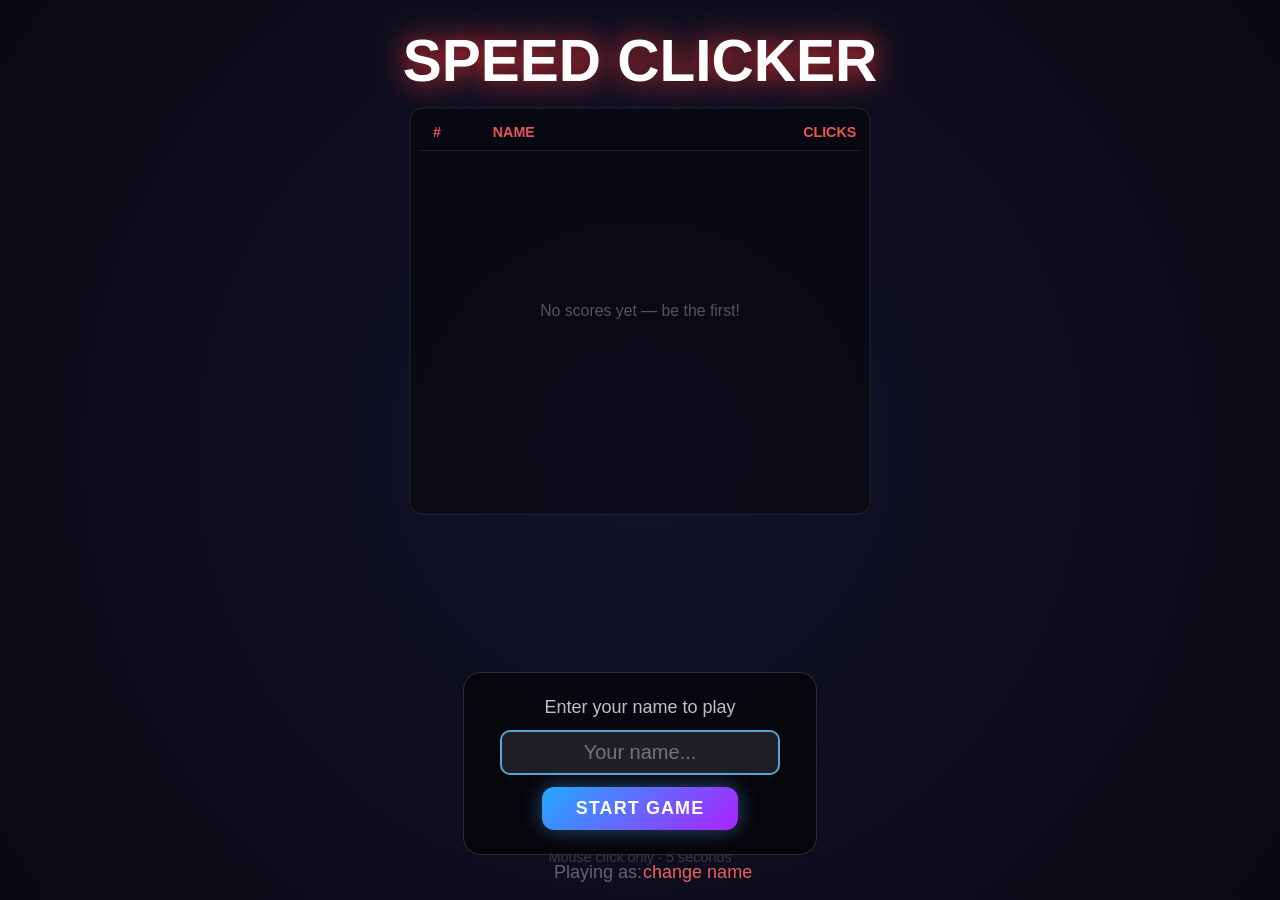
<file: Users/User/קלוד/speed-clicker.html>
<!DOCTYPE html>
<html lang="en">
<head>
<meta charset="UTF-8">
<title>Speed Clicker</title>
<style>
  * { margin: 0; padding: 0; box-sizing: border-box; }
  html, body { width: 100%; height: 100%; overflow: hidden; background: #000; font-family: sans-serif; }
  canvas { display: block; position: absolute; top: 0; left: 0; cursor: pointer; }

  #name-overlay {
    position: absolute; top: 0; left: 0; width: 100%; height: 100%;
    display: flex; align-items: flex-end; justify-content: center;
    padding-bottom: 5vh; pointer-events: none;
  }
  #name-box {
    pointer-events: all;
    display: flex; flex-direction: column; align-items: center; gap: 12px;
    background: rgba(0,0,0,0.6);
    border: 1px solid rgba(255,255,255,0.15);
    border-radius: 18px;
    padding: 24px 36px;
    backdrop-filter: blur(8px);
  }
  #name-box label { color: rgba(255,255,255,0.75); font-size: clamp(13px,2vw,18px); }
  #name-input {
    background: rgba(255,255,255,0.1); border: 2px solid rgba(255,255,255,0.25);
    border-radius: 10px; color: #fff; font-size: clamp(15px,2.2vw,20px);
    padding: 9px 18px; text-align: center; outline: none;
    width: clamp(180px,28vw,280px); transition: border-color 0.2s;
  }
  #name-input:focus { border-color: rgba(100,200,255,0.8); }
  #start-btn {
    background: linear-gradient(135deg,#2af,#a2f); border: none; border-radius: 12px;
    color: #fff; font-size: clamp(14px,1.8vw,18px); font-weight: bold;
    padding: 11px 34px; cursor: pointer; letter-spacing: 0.06em;
    box-shadow: 0 0 20px rgba(100,180,255,0.4); transition: transform 0.1s;
  }
  #start-btn:hover { transform: scale(1.05); }
  #start-btn:active { transform: scale(0.96); }
  #name-box.hidden { display: none; }
</style>
</head>
<body>
<canvas id="game"></canvas>
<div id="name-overlay">
  <div id="name-box">
    <label>Enter your name to play</label>
    <input id="name-input" type="text" maxlength="16" placeholder="Your name..." autocomplete="off" spellcheck="false"/>
    <button id="start-btn">START GAME</button>
  </div>
</div>

<script>
// ── API (crudcrud.com — free, no setup) ────────────────────────────────────
const API = 'https://crudcrud.com/api/e360cff7a164490cb43653bd9fb24ef6/scores';

async function loadScores() {
  try {
    const r = await fetch(API);
    const data = await r.json();
    leaderboard = data.sort((a,b) => b.score - a.score).slice(0,9);
  } catch(e) { console.warn('Load failed', e); }
}

async function saveScore(name, score) {
  try {
    await fetch(API, {
      method: 'POST',
      headers: {'Content-Type':'application/json'},
      body: JSON.stringify({name, score})
    });
    await loadScores();
  } catch(e) { console.warn('Save failed', e); }
}

// ── Canvas ──────────────────────────────────────────────────────────────────
const canvas = document.getElementById('game');
const ctx = canvas.getContext('2d');
let W = window.innerWidth, H = window.innerHeight;
canvas.width = W; canvas.height = H;
window.addEventListener('resize', () => {
  W = window.innerWidth; H = window.innerHeight;
  canvas.width = W; canvas.height = H;
});

// ── Constants ───────────────────────────────────────────────────────────────
const GAME_DURATION = 5;
const btnCX = () => W / 2;
const btnCY = () => H * 0.58;
const btnR  = () => Math.min(W, H) * 0.13;

// ── State ───────────────────────────────────────────────────────────────────
let state = 'menu';
let playerName = '';
let score = 0;
let timeLeft = GAME_DURATION;
let startTime = 0;
let particles = [], ripples = [], floaters = [];
let btnScale = 1, btnScaleTarget = 1;
let shakeX = 0, shakeY = 0;
let bgHue = 240;
let leaderboard = [];
let saving = false;

loadScores();

// ── Name form ───────────────────────────────────────────────────────────────
const nameBox   = document.getElementById('name-box');
const nameInput = document.getElementById('name-input');
const startBtn  = document.getElementById('start-btn');

const showForm = () => { nameBox.classList.remove('hidden'); nameInput.focus(); };
const hideForm = () => nameBox.classList.add('hidden');

startBtn.addEventListener('click', tryStart);
nameInput.addEventListener('keydown', e => { if (e.key === 'Enter') tryStart(); });

function tryStart() {
  const n = nameInput.value.trim();
  if (!n) { nameInput.style.borderColor='rgba(255,80,80,0.8)'; nameInput.focus(); return; }
  nameInput.style.borderColor = '';
  playerName = n;
  localStorage.setItem('speedclicker_name', n);
  hideForm();
  startGame();
}

// ── Particles ───────────────────────────────────────────────────────────────
function spawnParticles(x, y) {
  for (let i = 0; i < 14; i++) {
    const a = Math.random()*Math.PI*2, sp = 3+Math.random()*7;
    particles.push({ x, y, vx:Math.cos(a)*sp, vy:Math.sin(a)*sp,
      life:1, decay:0.025+Math.random()*0.035, r:4+Math.random()*7, hue:180+Math.random()*80 });
  }
}
function spawnRipple(x, y) {
  const r = btnR();
  ripples.push({ x, y, r:r*0.18, maxR:r*0.9+Math.random()*r*0.5, life:1 });
}
function spawnFloater(x, y) {
  floaters.push({ x:x+(Math.random()-0.5)*80, y, vy:-2-Math.random()*1.5,
    life:1, decay:0.022, size:Math.floor(Math.min(W,H)*0.04) });
}

// ── Input ───────────────────────────────────────────────────────────────────
canvas.addEventListener('click', e => {
  const rect = canvas.getBoundingClientRect();
  const mx = (e.clientX-rect.left)*(W/rect.width);
  const my = (e.clientY-rect.top)*(H/rect.height);

  if (state === 'menu') {
    // START button
    const sx=W/2, sy=H*0.875, sw=Math.min(W*0.38,210), sh=Math.max(42,H*0.06);
    if (playerName && Math.abs(mx-sx)<sw/2 && Math.abs(my-sy)<sh/2) {
      startGame(); return;
    }
    // "change name" link at bottom
    const fs2 = Math.max(12, H*0.02);
    const linkX = W/2 + fs2*3.2, linkY = H*0.975;
    if (Math.abs(mx - linkX) < fs2*5 && Math.abs(my - linkY) < fs2) {
      localStorage.removeItem('speedclicker_name');
      nameInput.value = playerName;
      showForm();
    }
    return;
  }

  if (state === 'gameover') {
    const bx=W/2, by=H*0.88, bw=Math.min(W*0.4,220), bh=Math.max(44,H*0.065);
    if (Math.abs(mx-bx)<bw/2 && Math.abs(my-by)<bh/2) startGame();
    return;
  }
  if (state === 'playing') {
    const dx=mx-btnCX(), dy=my-btnCY(), r=btnR();
    if (dx*dx+dy*dy < r*r) {
      score++; btnScaleTarget=0.86;
      spawnParticles(mx,my); spawnRipple(mx,my); spawnFloater(mx,my);
      shakeX=(Math.random()-0.5)*8; shakeY=(Math.random()-0.5)*8;
      bgHue=(bgHue+8)%360;
    }
  }
});

// ── Game control ─────────────────────────────────────────────────────────────
function startGame() {
  score=0; timeLeft=GAME_DURATION; startTime=performance.now();
  particles=[]; ripples=[]; floaters=[];
  btnScale=1; btnScaleTarget=1; bgHue=240; saving=false;
  state='playing';
}

function backToMenu() {
  state='menu'; particles=[]; ripples=[]; floaters=[];
  loadScores();
  // Don't show form again — name is remembered
}

// ── Update ───────────────────────────────────────────────────────────────────
function update() {
  btnScale += (btnScaleTarget-btnScale)*0.25;
  btnScaleTarget += (1-btnScaleTarget)*0.2;
  shakeX*=0.7; shakeY*=0.7;
  for (let i=particles.length-1;i>=0;i--) {
    const p=particles[i]; p.x+=p.vx; p.y+=p.vy; p.vy+=0.18; p.life-=p.decay;
    if(p.life<=0) particles.splice(i,1);
  }
  for (let i=ripples.length-1;i>=0;i--) {
    const r=ripples[i]; r.r+=(r.maxR-r.r)*0.12; r.life-=0.04;
    if(r.life<=0) ripples.splice(i,1);
  }
  for (let i=floaters.length-1;i>=0;i--) {
    const f=floaters[i]; f.y+=f.vy; f.life-=f.decay;
    if(f.life<=0) floaters.splice(i,1);
  }
  if (state==='playing') {
    timeLeft=Math.max(0,GAME_DURATION-(performance.now()-startTime)/1000);
    if (timeLeft===0 && !saving) { saving=true; state='gameover'; saveScore(playerName,score); }
  }
}

// ── Draw helpers ──────────────────────────────────────────────────────────────
function rrect(x,y,w,h,r) {
  ctx.beginPath();
  ctx.moveTo(x+r,y); ctx.lineTo(x+w-r,y); ctx.quadraticCurveTo(x+w,y,x+w,y+r);
  ctx.lineTo(x+w,y+h-r); ctx.quadraticCurveTo(x+w,y+h,x+w-r,y+h);
  ctx.lineTo(x+r,y+h); ctx.quadraticCurveTo(x,y+h,x,y+h-r);
  ctx.lineTo(x,y+r); ctx.quadraticCurveTo(x,y,x+r,y); ctx.closePath();
}

function drawBG() {
  const g=ctx.createRadialGradient(W/2,H/2,0,W/2,H/2,Math.max(W,H)*0.75);
  g.addColorStop(0,`hsl(${bgHue},40%,12%)`); g.addColorStop(1,`hsl(${bgHue},30%,4%)`);
  ctx.fillStyle=g; ctx.fillRect(0,0,W,H);
}

function drawFX() {
  for (const r of ripples) {
    ctx.save(); ctx.globalAlpha=r.life*0.5;
    ctx.beginPath(); ctx.arc(r.x,r.y,r.r,0,Math.PI*2);
    ctx.strokeStyle=`hsl(${bgHue+60},100%,70%)`; ctx.lineWidth=2.5; ctx.stroke(); ctx.restore();
  }
  for (const p of particles) {
    ctx.save(); ctx.globalAlpha=p.life;
    ctx.beginPath(); ctx.arc(p.x,p.y,p.r*p.life,0,Math.PI*2);
    ctx.fillStyle=`hsl(${p.hue},100%,65%)`;
    ctx.shadowBlur=12; ctx.shadowColor=`hsl(${p.hue},100%,65%)`; ctx.fill(); ctx.restore();
  }
  for (const f of floaters) {
    ctx.save(); ctx.globalAlpha=f.life;
    ctx.font=`bold ${f.size}px sans-serif`; ctx.fillStyle='#fff';
    ctx.shadowBlur=10; ctx.shadowColor='#0ff';
    ctx.textAlign='center'; ctx.fillText('+1',f.x,f.y); ctx.restore();
  }
}

function drawTimerBar() {
  const pad=W*0.06, barW=W-pad*2, barH=Math.max(14,H*0.025), bx=pad, by=H*0.04;
  const ratio=timeLeft/GAME_DURATION;
  ctx.fillStyle='rgba(255,255,255,0.08)'; rrect(bx,by,barW,barH,barH/2); ctx.fill();
  const hue=ratio>0.4?140:ratio>0.2?40:0;
  const g=ctx.createLinearGradient(bx,0,bx+barW*ratio,0);
  g.addColorStop(0,`hsl(${hue},100%,55%)`); g.addColorStop(1,`hsl(${hue+40},100%,70%)`);
  ctx.save(); ctx.shadowBlur=18; ctx.shadowColor=`hsl(${hue},100%,60%)`; ctx.fillStyle=g;
  rrect(bx,by,Math.max(barH,barW*ratio),barH,barH/2); ctx.fill(); ctx.restore();
  const fs=Math.max(12,H*0.022);
  ctx.font=`bold ${fs}px sans-serif`; ctx.fillStyle='rgba(255,255,255,0.75)';
  ctx.textAlign='center'; ctx.fillText(`${timeLeft.toFixed(1)}s`,W/2,by+barH*0.75);
}

function drawClickBtn(label) {
  const cx=btnCX(), cy=btnCY(), r=btnR();
  ctx.save(); ctx.translate(cx+shakeX,cy+shakeY); ctx.scale(btnScale,btnScale);
  ctx.beginPath(); ctx.arc(0,0,r+r*0.1,0,Math.PI*2);
  ctx.strokeStyle=`hsla(${bgHue+120},100%,65%,0.3)`; ctx.lineWidth=4; ctx.stroke();
  ctx.shadowBlur=60; ctx.shadowColor=`hsl(${bgHue+120},100%,55%)`;
  const g=ctx.createRadialGradient(-r*0.18,-r*0.27,r*0.08,0,0,r);
  g.addColorStop(0,`hsl(${bgHue+120},90%,55%)`);
  g.addColorStop(0.6,`hsl(${bgHue+100},85%,38%)`);
  g.addColorStop(1,`hsl(${bgHue+80},80%,22%)`);
  ctx.beginPath(); ctx.arc(0,0,r,0,Math.PI*2); ctx.fillStyle=g; ctx.fill();
  ctx.beginPath(); ctx.arc(-r*0.13,-r*0.27,r*0.55,0,Math.PI*2);
  ctx.fillStyle='rgba(255,255,255,0.07)'; ctx.fill();
  ctx.shadowBlur=0;
  ctx.textAlign='center'; ctx.textBaseline='middle'; ctx.fillStyle='#fff';
  ctx.font=`bold ${Math.max(18,r*0.25)}px sans-serif`;
  ctx.fillText(label,0,0); ctx.restore();
}

// ── Leaderboard ───────────────────────────────────────────────────────────────
function drawLeaderboard(cx, topY, tableW) {
  const rows = 9;
  const rowH = Math.max(26, H * 0.044);
  const tW = Math.min(tableW, 460);
  const tH = rowH * (rows + 1) + 10;
  const tX = cx - tW / 2;
  const medals = ['🥇','🥈','🥉'];

  // Panel
  ctx.save();
  ctx.fillStyle = 'rgba(0,0,0,0.4)';
  ctx.strokeStyle = 'rgba(255,255,255,0.1)'; ctx.lineWidth = 1;
  rrect(tX, topY, tW, tH, 14); ctx.fill(); ctx.stroke();

  // Header
  const hFs = Math.max(11, rowH*0.36);
  ctx.font = `bold ${hFs}px sans-serif`;
  ctx.fillStyle = `hsl(${bgHue+120},75%,62%)`;
  ctx.textAlign = 'left';
  ctx.fillText('#',    tX + tW*0.05, topY + rowH*0.74);
  ctx.fillText('NAME', tX + tW*0.18, topY + rowH*0.74);
  ctx.textAlign = 'right';
  ctx.fillText('CLICKS', tX + tW*0.97, topY + rowH*0.74);

  // Divider
  ctx.strokeStyle = 'rgba(255,255,255,0.1)'; ctx.lineWidth = 1;
  ctx.beginPath();
  ctx.moveTo(tX+8, topY+rowH+3); ctx.lineTo(tX+tW-8, topY+rowH+3); ctx.stroke();

  const rFs = Math.max(12, rowH*0.4);

  if (leaderboard.length === 0) {
    ctx.font = `${rFs}px sans-serif`;
    ctx.fillStyle = 'rgba(255,255,255,0.3)';
    ctx.textAlign = 'center';
    ctx.fillText('No scores yet — be the first!', cx, topY + tH/2 + rFs/3);
    ctx.restore(); return;
  }

  for (let i = 0; i < Math.min(leaderboard.length, rows); i++) {
    const e = leaderboard[i];
    const ry = topY + rowH*(i+1) + rowH*0.72 + 4;
    const isMe = (state==='gameover' && e.name===playerName && e.score===score);

    if (isMe) {
      ctx.save(); ctx.fillStyle=`hsla(${bgHue+120},80%,55%,0.18)`;
      rrect(tX+4, topY+rowH*(i+1)+4, tW-8, rowH-2, 8); ctx.fill(); ctx.restore();
    }

    const alpha = Math.max(0.45, 1 - i*0.06);
    ctx.fillStyle = isMe ? `hsl(${bgHue+120},95%,72%)` : `rgba(255,255,255,${alpha})`;
    ctx.font = `${i<3?'bold ':''}${rFs}px sans-serif`;

    // Rank
    ctx.textAlign='center';
    ctx.fillText(i<3 ? medals[i] : `${i+1}`, tX+tW*0.085, ry);

    // Name (truncate)
    ctx.textAlign='left';
    let name = e.name;
    const maxNW = tW*0.56;
    while (ctx.measureText(name).width > maxNW && name.length > 1) name = name.slice(0,-1)+'…';
    ctx.fillText(name, tX+tW*0.18, ry);

    // Score
    ctx.textAlign='right';
    ctx.fillText(e.score, tX+tW*0.97, ry);
  }
  ctx.restore();
}

// ── Scenes ────────────────────────────────────────────────────────────────────
function drawMenu() {
  drawBG(); drawFX();

  const titleFs = Math.min(W*0.075, H*0.065, 60);
  ctx.save(); ctx.textAlign='center';
  ctx.font=`bold ${titleFs}px sans-serif`; ctx.fillStyle='#fff';
  ctx.shadowBlur=28; ctx.shadowColor=`hsl(${bgHue+120},100%,60%)`;
  ctx.fillText('SPEED CLICKER', W/2, H*0.09);
  ctx.restore();

  drawLeaderboard(W/2, H*0.12, W*0.72);

  // START button
  if (playerName) {
    const sx=W/2, sy=H*0.875, sw=Math.min(W*0.38,210), sh=Math.max(42,H*0.06);
    ctx.save(); ctx.shadowBlur=22; ctx.shadowColor=`hsl(${bgHue+120},100%,55%)`;
    const sg=ctx.createLinearGradient(sx-sw/2,sy,sx+sw/2,sy);
    sg.addColorStop(0,`hsl(${bgHue+120},85%,45%)`); sg.addColorStop(1,`hsl(${bgHue+160},85%,45%)`);
    ctx.fillStyle=sg; rrect(sx-sw/2,sy-sh/2,sw,sh,sh/2); ctx.fill(); ctx.restore();
    ctx.font=`bold ${Math.max(14,sh*0.38)}px sans-serif`; ctx.fillStyle='#fff';
    ctx.textAlign='center'; ctx.fillText('START GAME', sx, sy+Math.max(14,sh*0.38)*0.35);
  }

  // Player name + change button at bottom
  const fs2 = Math.max(12, H*0.02);
  ctx.font=`${fs2}px sans-serif`; ctx.fillStyle='rgba(255,255,255,0.35)'; ctx.textAlign='center';
  ctx.fillText(`Playing as: ${playerName}  ·  `, W/2 - fs2*1.5, H*0.975);
  ctx.fillStyle=`hsl(${bgHue+120},80%,65%)`;
  ctx.fillText('change name', W/2 + fs2*3.2, H*0.975);

  ctx.font=`${Math.max(10,H*0.016)}px sans-serif`;
  ctx.fillStyle='rgba(255,255,255,0.18)'; ctx.textAlign='center';
  ctx.fillText('Mouse click only · 5 seconds', W/2, H*0.958);
}

function drawPlaying() {
  drawBG(); drawFX(); drawTimerBar();
  const sFs=Math.min(W*0.16,H*0.14,130), lFs=Math.max(13,H*0.025);
  ctx.save(); ctx.textAlign='center';
  ctx.font=`bold ${sFs}px sans-serif`; ctx.fillStyle='#fff';
  ctx.shadowBlur=25; ctx.shadowColor=`hsl(${bgHue+120},100%,60%)`;
  ctx.fillText(score, W/2, H*0.28);
  ctx.shadowBlur=0; ctx.font=`${lFs}px sans-serif`;
  ctx.fillStyle='rgba(255,255,255,0.45)';
  ctx.fillText('clicks', W/2, H*0.28+lFs*1.4);
  ctx.restore();
  drawClickBtn('CLICK!');
}

function drawGameOver() {
  drawBG(); drawFX();
  const cps=(score/GAME_DURATION).toFixed(1);

  const titleFs=Math.min(W*0.075,H*0.065,58);
  ctx.save(); ctx.textAlign='center';
  ctx.font=`bold ${titleFs}px sans-serif`; ctx.fillStyle='#fff';
  ctx.shadowBlur=28; ctx.shadowColor=`hsl(${bgHue+120},100%,60%)`;
  ctx.fillText("TIME'S UP!", W/2, H*0.09);
  ctx.restore();

  // Score badge
  const bH=H*0.11, bW=Math.min(W*0.5,320), bX=W/2-bW/2, bY=H*0.12;
  ctx.save();
  ctx.fillStyle='rgba(255,255,255,0.07)'; ctx.strokeStyle='rgba(255,255,255,0.14)'; ctx.lineWidth=1.5;
  rrect(bX,bY,bW,bH,14); ctx.fill(); ctx.stroke();
  const bigFs=Math.min(bH*0.55,80);
  ctx.font=`bold ${bigFs}px sans-serif`; ctx.fillStyle='#fff'; ctx.textAlign='center';
  ctx.shadowBlur=18; ctx.shadowColor=`hsl(${bgHue+120},100%,60%)`;
  ctx.fillText(score, W/2, bY+bH*0.62);
  ctx.shadowBlur=0;
  ctx.font=`${Math.max(11,bH*0.18)}px sans-serif`; ctx.fillStyle='rgba(255,255,255,0.55)';
  ctx.fillText(`${cps} clicks/sec  ·  ${playerName}`, W/2, bY+bH*0.88);
  ctx.restore();

  drawLeaderboard(W/2, H*0.25, W*0.68);

  // Play Again button
  const px=W/2, py=H*0.88, pw=Math.min(W*0.38,210), ph=Math.max(42,H*0.06);
  ctx.save(); ctx.shadowBlur=22; ctx.shadowColor=`hsl(${bgHue+120},100%,55%)`;
  const g=ctx.createLinearGradient(px-pw/2,py,px+pw/2,py);
  g.addColorStop(0,`hsl(${bgHue+120},85%,45%)`); g.addColorStop(1,`hsl(${bgHue+160},85%,45%)`);
  ctx.fillStyle=g; rrect(px-pw/2,py-ph/2,pw,ph,ph/2); ctx.fill(); ctx.restore();
  ctx.font=`bold ${Math.max(14,ph*0.38)}px sans-serif`; ctx.fillStyle='#fff';
  ctx.textAlign='center'; ctx.fillText('PLAY AGAIN', px, py+Math.max(14,ph*0.38)*0.35);
}

// ── Loop ──────────────────────────────────────────────────────────────────────
function loop() {
  update();
  ctx.clearRect(0,0,W,H);
  if      (state==='menu')     drawMenu();
  else if (state==='playing')  drawPlaying();
  else if (state==='gameover') drawGameOver();
  requestAnimationFrame(loop);
}

// On load: check if name is saved
const savedName = localStorage.getItem('speedclicker_name');
if (savedName) {
  playerName = savedName;
  hideForm();
} else {
  showForm();
}
requestAnimationFrame(loop);
</script>
</body>
</html>
</file>
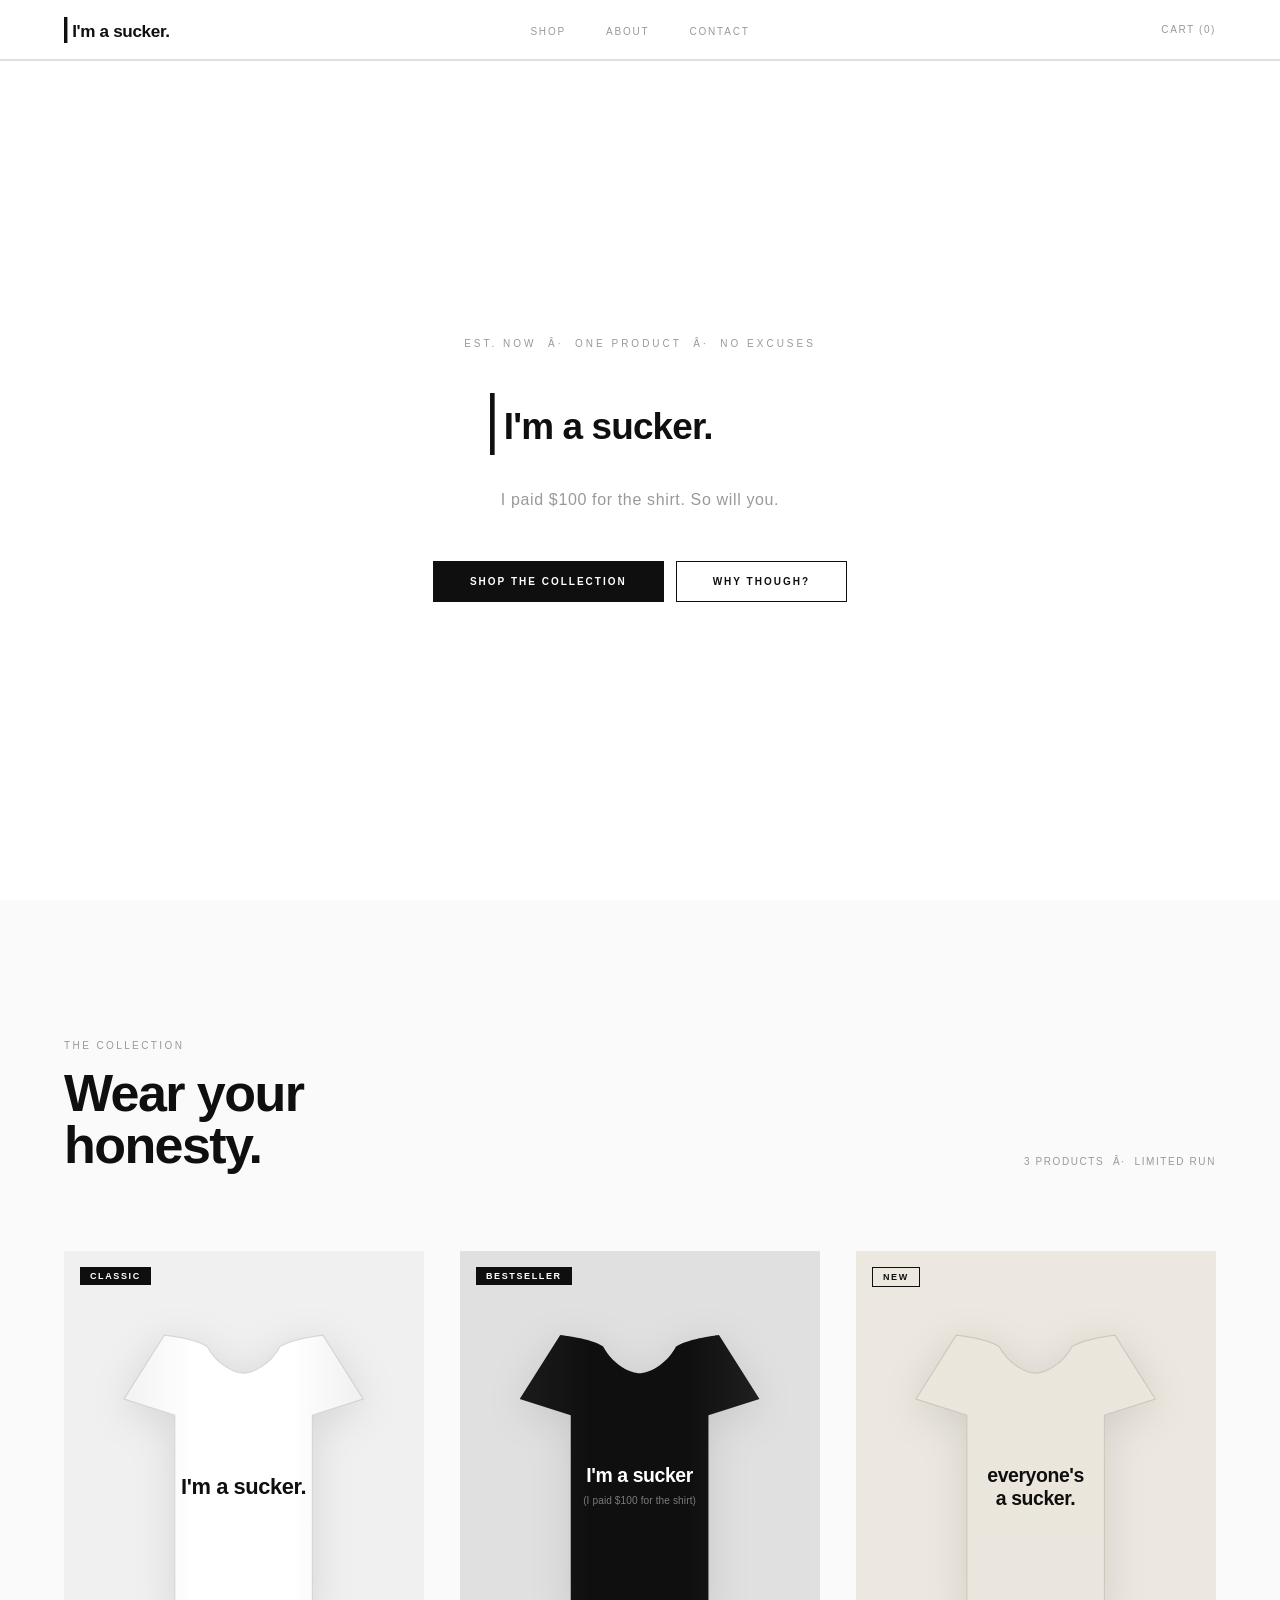
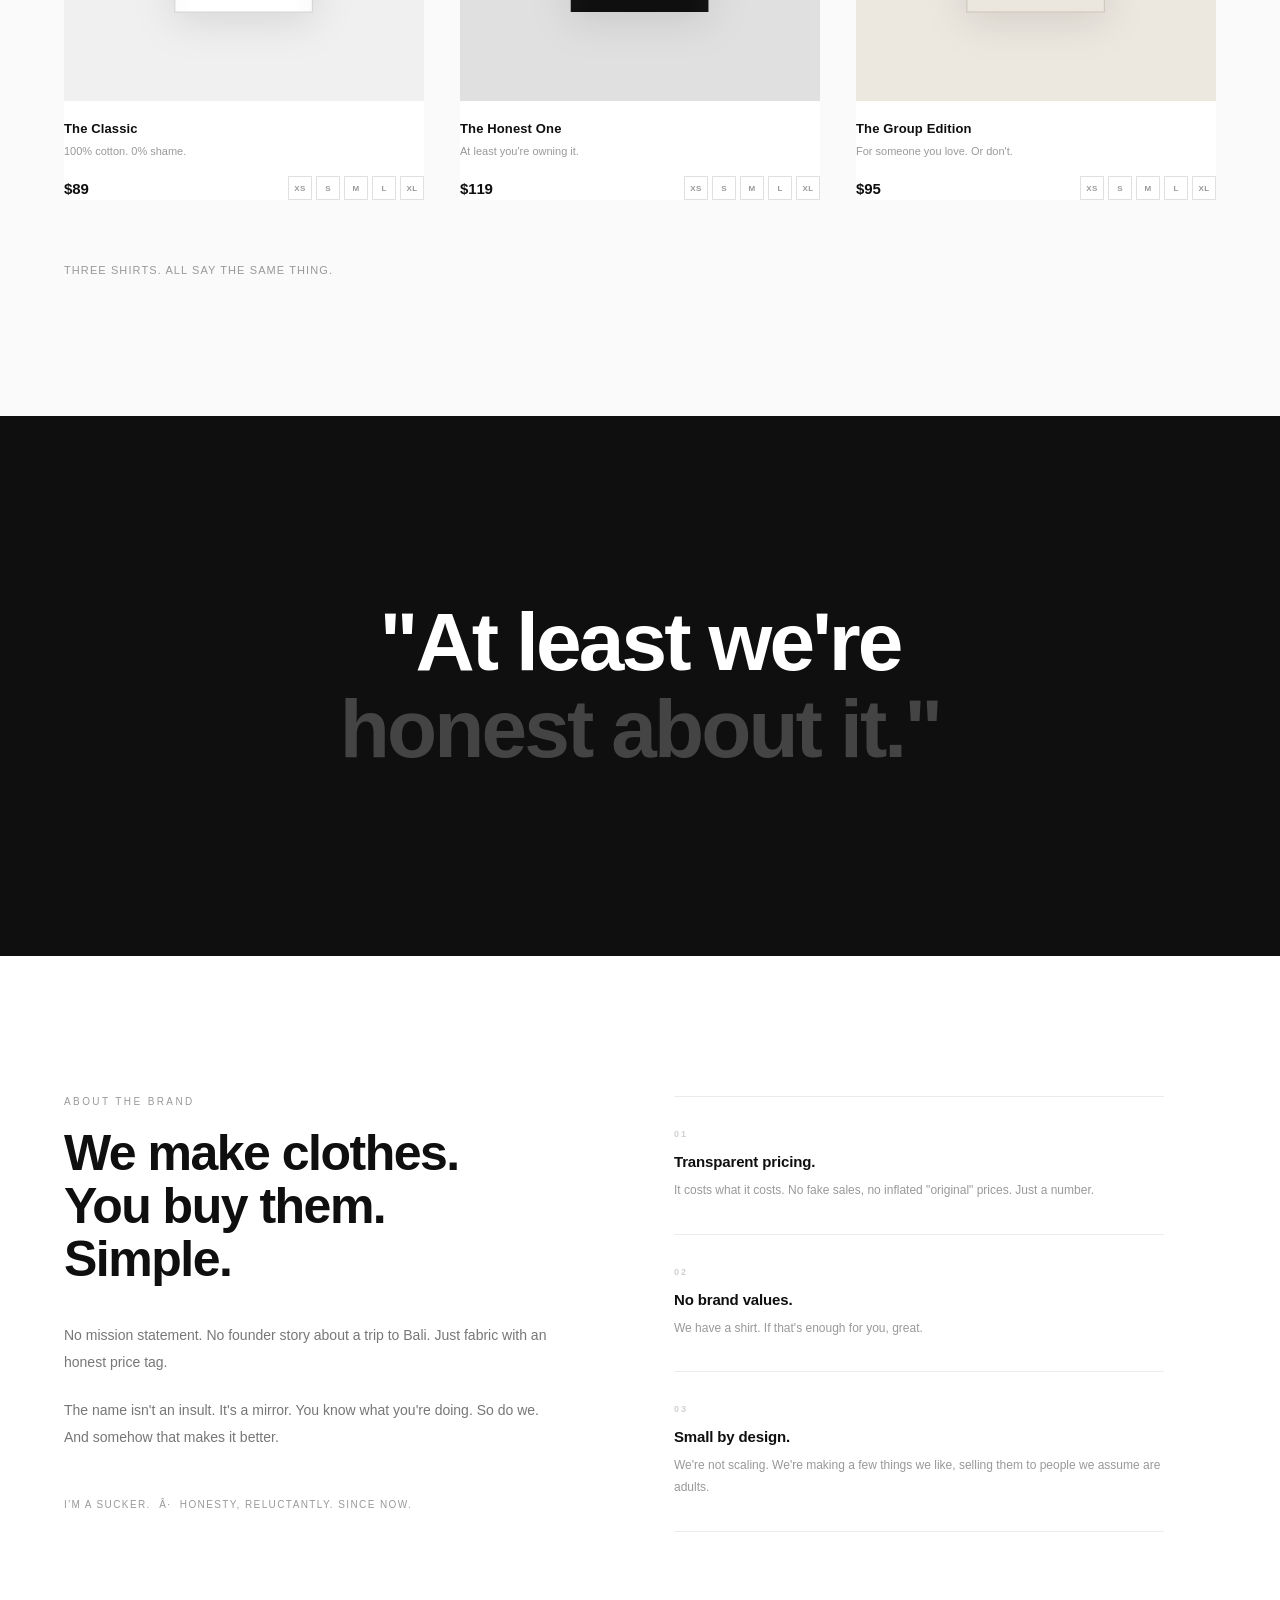
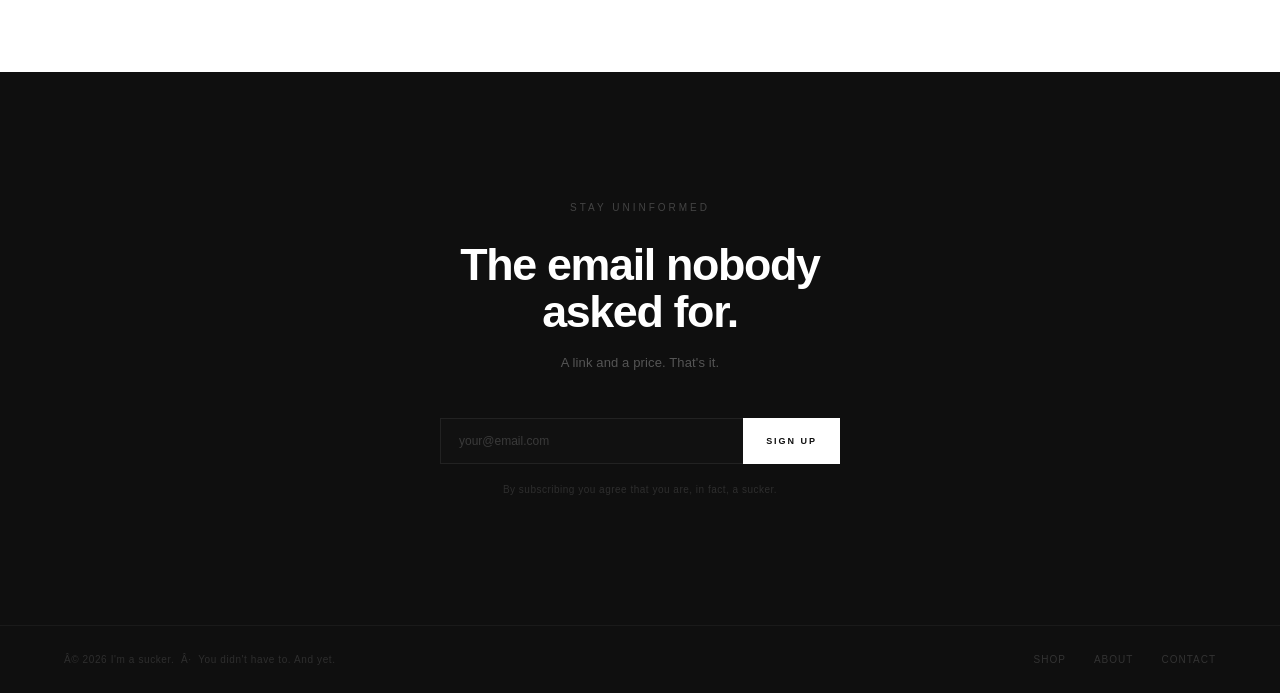
<file: Users/User/קלוד/you-are-a-sucker.html>
<!DOCTYPE html>
<html lang="en">
<head>
  <meta charset="UTF-8" />
  <meta name="viewport" content="width=device-width, initial-scale=1.0" />
  <title>I'm a sucker.</title>
  <meta name="description" content="A clothing brand for people who know better. And buy it anyway." />
  <style>

    *, *::before, *::after { box-sizing: border-box; margin: 0; padding: 0; }

    :root {
      --black:     #0f0f0f;
      --white:     #ffffff;
      --off-white: #fafafa;
      --gray-mid:  #e0e0e0;
      --gray-text: #999999;
      --font: 'Helvetica Neue', Helvetica, Arial, sans-serif;
      --max-w: 1100px;
      --pad-x: 64px;
      --pad-x-sm: 24px;
    }

    html { scroll-behavior: smooth; }

    body {
      font-family: var(--font);
      background: var(--white);
      color: var(--black);
      -webkit-font-smoothing: antialiased;
      overflow-x: hidden;
    }

    a { color: inherit; text-decoration: none; }
    button { font-family: var(--font); cursor: pointer; }

    .label {
      font-size: 10px;
      font-weight: 500;
      letter-spacing: 0.24em;
      text-transform: uppercase;
      color: var(--gray-text);
    }

    .btn {
      display: inline-block;
      padding: 14px 36px;
      font-size: 10px;
      font-weight: 600;
      letter-spacing: 0.2em;
      text-transform: uppercase;
      border: 1px solid var(--black);
      cursor: pointer;
      transition: background 0.25s, color 0.25s;
    }
    .btn-dark  { background: var(--black); color: var(--white); }
    .btn-dark:hover  { background: var(--white); color: var(--black); }
    .btn-light { background: transparent; color: var(--black); }
    .btn-light:hover { background: var(--black); color: var(--white); }

    /* Scroll fade â opacity only, no slide */
    .fi { opacity: 0; transition: opacity 0.9s ease; }
    .fi.visible { opacity: 1; }
    .fi-d1 { transition-delay: 0.15s; }
    .fi-d2 { transition-delay: 0.3s; }

    /* ââââââââââââââââââââââââââââââââââââââââââââ
       NAV
    ââââââââââââââââââââââââââââââââââââââââââââ */
    #nav {
      position: fixed;
      top: 0; left: 0; right: 0;
      z-index: 200;
      display: flex;
      align-items: center;
      justify-content: space-between;
      padding: 0 var(--pad-x);
      height: 60px;
      background: rgba(255,255,255,0.96);
      backdrop-filter: blur(14px);
      -webkit-backdrop-filter: blur(14px);
      border-bottom: 1px solid var(--gray-mid);
    }

    .nav-logo svg { height: 26px; width: auto; display: block; }

    .nav-center {
      display: flex;
      gap: 40px;
      list-style: none;
      position: absolute;
      left: 50%;
      transform: translateX(-50%);
    }
    .nav-center a {
      font-size: 10px;
      font-weight: 500;
      letter-spacing: 0.18em;
      text-transform: uppercase;
      color: var(--gray-text);
      transition: color 0.2s;
    }
    .nav-center a:hover { color: var(--black); }

    .nav-right {
      display: flex;
      align-items: center;
      gap: 28px;
    }
    .nav-right a {
      font-size: 10px;
      letter-spacing: 0.16em;
      text-transform: uppercase;
      color: var(--gray-text);
      transition: color 0.2s;
    }
    .nav-right a:hover { color: var(--black); }

    .nav-burger {
      display: none;
      flex-direction: column;
      gap: 5px;
      background: none;
      border: none;
      padding: 4px;
    }
    .nav-burger span {
      display: block;
      width: 20px;
      height: 1px;
      background: var(--black);
      transition: transform 0.3s, opacity 0.3s;
      transform-origin: center;
    }
    .nav-burger.open span:nth-child(1) { transform: translateY(6px) rotate(45deg); }
    .nav-burger.open span:nth-child(2) { opacity: 0; }
    .nav-burger.open span:nth-child(3) { transform: translateY(-6px) rotate(-45deg); }

    .nav-drawer {
      position: fixed;
      top: 60px; left: 0; right: 0;
      background: var(--white);
      border-bottom: 1px solid var(--gray-mid);
      z-index: 199;
      max-height: 0;
      overflow: hidden;
      transition: max-height 0.4s ease, padding 0.3s;
    }
    .nav-drawer.open { max-height: 260px; padding: 24px var(--pad-x-sm); }
    .nav-drawer ul { list-style: none; display: flex; flex-direction: column; }
    .nav-drawer li a {
      display: block;
      font-size: 20px;
      font-weight: 800;
      letter-spacing: -0.01em;
      padding: 10px 0;
      border-bottom: 1px solid #f2f2f2;
    }
    .nav-drawer li:last-child a { border-bottom: none; }

    /* ââââââââââââââââââââââââââââââââââââââââââââ
       HERO
    ââââââââââââââââââââââââââââââââââââââââââââ */
    #hero {
      min-height: 100dvh;
      display: flex;
      flex-direction: column;
      align-items: center;
      justify-content: center;
      padding: 120px var(--pad-x) 80px;
      background: var(--white);
      text-align: center;
    }

    .hero-eyebrow {
      font-size: 10px;
      font-weight: 500;
      letter-spacing: 0.3em;
      text-transform: uppercase;
      color: var(--gray-text);
      margin-bottom: 44px;
      opacity: 0;
      animation: fadeIn 1.1s ease forwards 0.1s;
    }

    .hero-logo-wrap {
      display: flex;
      justify-content: center;
      opacity: 0;
      animation: fadeIn 1.1s ease forwards 0.35s;
    }
    .hero-logo-svg { width: 100%; max-width: 600px; height: auto; }

    .hero-sub {
      margin-top: 36px;
      font-size: clamp(13px, 1.3vw, 16px);
      color: var(--gray-text);
      letter-spacing: 0.04em;
      opacity: 0;
      animation: fadeIn 1.1s ease forwards 0.6s;
    }

    .hero-actions {
      margin-top: 52px;
      display: flex;
      gap: 12px;
      justify-content: center;
      flex-wrap: wrap;
      opacity: 0;
      animation: fadeIn 1.1s ease forwards 0.85s;
    }

    @keyframes fadeIn {
      from { opacity: 0; }
      to   { opacity: 1; }
    }

    /* ââââââââââââââââââââââââââââââââââââââââââââ
       SHOP
    ââââââââââââââââââââââââââââââââââââââââââââ */
    #shop {
      padding: 140px var(--pad-x);
      background: var(--off-white);
    }

    .shop-header {
      display: flex;
      align-items: flex-end;
      justify-content: space-between;
      margin-bottom: 80px;
    }

    .shop-title {
      font-size: clamp(30px, 4.5vw, 52px);
      font-weight: 900;
      letter-spacing: -0.03em;
      line-height: 1;
      margin-top: 16px;
    }

    .shop-count {
      font-size: 10px;
      letter-spacing: 0.16em;
      text-transform: uppercase;
      color: var(--gray-text);
      padding-bottom: 4px;
    }

    /* Product grid â room to breathe */
    .product-grid {
      display: grid;
      grid-template-columns: repeat(3, 1fr);
      gap: 36px;
    }

    .product-card {
      background: var(--white);
      cursor: pointer;
      position: relative;
    }
    .product-card:hover .shirt-svg {
      transform: scale(1.03) translateY(-4px);
    }

    .product-img-wrap {
      aspect-ratio: 4/5;
      display: flex;
      align-items: center;
      justify-content: center;
      overflow: hidden;
      position: relative;
    }

    .shirt-svg {
      width: 72%;
      height: 72%;
      transition: transform 0.5s cubic-bezier(0.25,0.46,0.45,0.94);
      filter: drop-shadow(0 8px 20px rgba(0,0,0,0.11));
    }

    .product-badge {
      position: absolute;
      top: 16px;
      left: 16px;
      font-size: 9px;
      font-weight: 600;
      letter-spacing: 0.18em;
      text-transform: uppercase;
      background: var(--black);
      color: var(--white);
      padding: 4px 10px;
    }
    .product-badge.badge-new {
      background: transparent;
      color: var(--black);
      border: 1px solid var(--black);
    }

    .product-info { padding: 20px 0 0; }

    .product-name {
      font-size: 13px;
      font-weight: 700;
      letter-spacing: 0.01em;
      margin-bottom: 6px;
    }

    .product-desc {
      font-size: 11px;
      color: var(--gray-text);
      line-height: 1.65;
      margin-bottom: 16px;
    }

    .product-footer {
      display: flex;
      align-items: center;
      justify-content: space-between;
    }

    .product-price {
      font-size: 15px;
      font-weight: 800;
      letter-spacing: -0.01em;
    }

    .product-sizes { display: flex; gap: 4px; }
    .sz {
      width: 24px;
      height: 24px;
      display: flex;
      align-items: center;
      justify-content: center;
      font-size: 8px;
      font-weight: 600;
      letter-spacing: 0.04em;
      border: 1px solid var(--gray-mid);
      color: #999;
      cursor: pointer;
      transition: all 0.15s;
    }
    .sz:hover { border-color: var(--black); color: var(--black); }

    .product-add-btn {
      display: none;
      width: 100%;
      margin-top: 16px;
      padding: 12px;
      background: var(--black);
      color: var(--white);
      font-size: 10px;
      font-weight: 600;
      letter-spacing: 0.22em;
      text-transform: uppercase;
      border: none;
      cursor: pointer;
      font-family: var(--font);
      transition: background 0.2s;
    }
    .product-card:hover .product-add-btn { display: block; }
    .product-add-btn:hover { background: #222; }

    .shop-footnote {
      margin-top: 64px;
      font-size: 11px;
      color: var(--gray-text);
      letter-spacing: 0.1em;
      text-transform: uppercase;
    }

    /* ââââââââââââââââââââââââââââââââââââââââââââ
       MANIFESTO â just the quote, nothing else
    ââââââââââââââââââââââââââââââââââââââââââââ */
    #manifesto {
      background: var(--black);
      color: var(--white);
      padding: 160px var(--pad-x);
      display: flex;
      align-items: center;
      justify-content: center;
      text-align: center;
      min-height: 60vh;
    }

    .manifesto-quote {
      font-size: clamp(40px, 6.5vw, 82px);
      font-weight: 900;
      line-height: 1.06;
      letter-spacing: -0.035em;
      max-width: 820px;
    }
    .manifesto-quote em {
      font-style: normal;
      color: #444;
    }

    /* ââââââââââââââââââââââââââââââââââââââââââââ
       ABOUT
    ââââââââââââââââââââââââââââââââââââââââââââ */
    #about {
      padding: 140px var(--pad-x);
      background: var(--white);
    }

    .about-grid {
      display: grid;
      grid-template-columns: 1fr 1fr;
      gap: 120px;
      align-items: start;
      max-width: var(--max-w);
    }

    .about-title {
      font-size: clamp(30px, 4vw, 50px);
      font-weight: 900;
      letter-spacing: -0.03em;
      line-height: 1.06;
      margin-top: 20px;
      margin-bottom: 36px;
    }

    .about-body {
      font-size: 14px;
      line-height: 1.95;
      color: #777;
    }
    .about-body p + p { margin-top: 20px; }

    .about-sig {
      margin-top: 48px;
      font-size: 10px;
      color: var(--gray-text);
      letter-spacing: 0.14em;
      text-transform: uppercase;
    }

    .about-right { display: flex; flex-direction: column; }

    .about-pillar {
      padding: 32px 0;
      border-top: 1px solid #ebebeb;
    }
    .about-pillar:last-child { border-bottom: 1px solid #ebebeb; }

    .pillar-num {
      font-size: 9px;
      font-weight: 600;
      letter-spacing: 0.22em;
      color: #d0d0d0;
      margin-bottom: 14px;
    }
    .pillar-title {
      font-size: 15px;
      font-weight: 800;
      letter-spacing: -0.01em;
      margin-bottom: 10px;
    }
    .pillar-text {
      font-size: 12px;
      line-height: 1.8;
      color: var(--gray-text);
    }

    /* ââââââââââââââââââââââââââââââââââââââââââââ
       NEWSLETTER
    ââââââââââââââââââââââââââââââââââââââââââââ */
    #newsletter {
      background: var(--black);
      color: var(--white);
      padding: 130px var(--pad-x);
      text-align: center;
    }

    .nl-title {
      font-size: clamp(26px, 3.5vw, 46px);
      font-weight: 900;
      letter-spacing: -0.03em;
      line-height: 1.06;
      margin-bottom: 20px;
    }

    .nl-sub {
      font-size: 13px;
      color: #555;
      margin-bottom: 48px;
      letter-spacing: 0.01em;
    }

    .nl-form {
      display: flex;
      max-width: 400px;
      margin: 0 auto;
    }

    .nl-input {
      flex: 1;
      height: 46px;
      padding: 0 18px;
      font-family: var(--font);
      font-size: 12px;
      background: #111;
      border: 1px solid #222;
      border-right: none;
      color: var(--white);
      outline: none;
      transition: border-color 0.2s;
    }
    .nl-input::placeholder { color: #3a3a3a; }
    .nl-input:focus { border-color: #444; }

    .nl-submit {
      height: 46px;
      padding: 0 22px;
      font-size: 9px;
      font-weight: 700;
      letter-spacing: 0.22em;
      text-transform: uppercase;
      background: var(--white);
      color: var(--black);
      border: 1px solid var(--white);
      cursor: pointer;
      font-family: var(--font);
      transition: background 0.2s, color 0.2s;
      white-space: nowrap;
    }
    .nl-submit:hover { background: transparent; color: var(--white); }

    .nl-fine {
      margin-top: 20px;
      font-size: 10px;
      color: #2e2e2e;
      letter-spacing: 0.05em;
    }

    /* ââââââââââââââââââââââââââââââââââââââââââââ
       FOOTER â one line, nothing more
    ââââââââââââââââââââââââââââââââââââââââââââ */
    footer {
      background: var(--black);
      border-top: 1px solid #1a1a1a;
      padding: 28px var(--pad-x);
      display: flex;
      align-items: center;
      justify-content: space-between;
      flex-wrap: wrap;
      gap: 12px;
    }

    .footer-copy {
      font-size: 10px;
      color: #2e2e2e;
      letter-spacing: 0.06em;
    }

    .footer-links {
      display: flex;
      gap: 28px;
    }
    .footer-links a {
      font-size: 10px;
      color: #333;
      letter-spacing: 0.1em;
      text-transform: uppercase;
      transition: color 0.2s;
    }
    .footer-links a:hover { color: #777; }

    /* ââââââââââââââââââââââââââââââââââââââââââââ
       TOAST
    ââââââââââââââââââââââââââââââââââââââââââââ */
    #toast {
      position: fixed;
      bottom: 28px;
      right: 28px;
      background: var(--black);
      color: var(--white);
      font-size: 11px;
      font-weight: 500;
      letter-spacing: 0.06em;
      padding: 14px 22px;
      border: 1px solid #1e1e1e;
      z-index: 999;
      opacity: 0;
      transform: translateY(8px);
      transition: opacity 0.25s, transform 0.25s;
      pointer-events: none;
    }
    #toast.show { opacity: 1; transform: translateY(0); }

    /* ââââââââââââââââââââââââââââââââââââââââââââ
       RESPONSIVE
    ââââââââââââââââââââââââââââââââââââââââââââ */
    @media (max-width: 900px) {
      :root { --pad-x: 40px; }
      .product-grid { grid-template-columns: repeat(2, 1fr); gap: 24px; }
      .product-card:nth-child(3) { display: none; }
      .about-grid { grid-template-columns: 1fr; gap: 64px; }
    }

    @media (max-width: 640px) {
      :root { --pad-x: var(--pad-x-sm); }
      #nav { padding: 0 var(--pad-x-sm); }
      .nav-center { display: none; }
      .nav-burger { display: flex; }
      .hero-logo-svg { max-width: 88vw; }
      .product-grid { grid-template-columns: 1fr 1fr; gap: 16px; }
      .nl-form { flex-direction: column; }
      .nl-input { border-right: 1px solid #222; border-bottom: none; }
      footer { flex-direction: column; align-items: flex-start; gap: 10px; padding: 24px var(--pad-x-sm); }
      #toast { right: 12px; left: 12px; bottom: 16px; }
    }

  </style>
</head>
<body>

<!-- ââââââââââââââââââââââââââââââââââââââââââ
     NAV
ââââââââââââââââââââââââââââââââââââââââââ -->
<nav id="nav">
  <a class="nav-logo" href="#" aria-label="I'm a sucker. â Home">
    <svg xmlns="http://www.w3.org/2000/svg" viewBox="0 0 280 38" aria-hidden="true">
      <rect width="5" height="38" fill="#0f0f0f"/>
      <text x="12" y="29" font-family="'Helvetica Neue',Arial,sans-serif" font-weight="900" font-size="25" fill="#0f0f0f" letter-spacing="-0.5">I'm a sucker.</text>
    </svg>
  </a>

  <ul class="nav-center" aria-label="Main navigation">
    <li><a href="#shop">Shop</a></li>
    <li><a href="#about">About</a></li>
    <li><a href="#newsletter">Contact</a></li>
  </ul>

  <div class="nav-right">
    <a href="#" onclick="cartClick(event)">Cart (0)</a>
    <button class="nav-burger" id="burger" aria-label="Toggle menu" aria-expanded="false">
      <span></span><span></span><span></span>
    </button>
  </div>
</nav>

<!-- Mobile drawer -->
<div class="nav-drawer" id="drawer" aria-hidden="true">
  <ul>
    <li><a href="#shop"       onclick="closeDrawer()">Shop</a></li>
    <li><a href="#about"      onclick="closeDrawer()">About</a></li>
    <li><a href="#newsletter" onclick="closeDrawer()">Contact</a></li>
  </ul>
</div>


<!-- ââââââââââââââââââââââââââââââââââââââââââ
     HERO
ââââââââââââââââââââââââââââââââââââââââââ -->
<section id="hero">
  <p class="hero-eyebrow">Est. Now &nbsp;Â·&nbsp; One product &nbsp;Â·&nbsp; No excuses</p>

  <div class="hero-logo-wrap">
    <svg class="hero-logo-svg" xmlns="http://www.w3.org/2000/svg" viewBox="0 0 520 108" role="img" aria-label="I'm a sucker.">
      <rect width="8" height="108" fill="#0f0f0f"/>
      <text x="24" y="80" font-family="'Helvetica Neue',Arial,sans-serif" font-weight="900" font-size="64" fill="#0f0f0f" letter-spacing="-1.5">I'm a sucker.</text>
    </svg>
  </div>

  <p class="hero-sub">I paid $100 for the shirt. So will you.</p>

  <div class="hero-actions">
    <a href="#shop" class="btn btn-dark">Shop the collection</a>
    <a href="#about" class="btn btn-light">Why though?</a>
  </div>
</section>


<!-- ââââââââââââââââââââââââââââââââââââââââââ
     SHOP
ââââââââââââââââââââââââââââââââââââââââââ -->
<section id="shop">

  <div class="shop-header fi">
    <div>
      <p class="label" style="margin-bottom:14px;">The Collection</p>
      <h2 class="shop-title">Wear your<br>honesty.</h2>
    </div>
    <span class="shop-count">3 products &nbsp;Â·&nbsp; limited run</span>
  </div>

  <div class="product-grid fi fi-d1">

    <!-- PRODUCT 1: White tee -->
    <div class="product-card">
      <div class="product-img-wrap" style="background:#f0f0f0;">
        <span class="product-badge">Classic</span>
        <svg class="shirt-svg" xmlns="http://www.w3.org/2000/svg" viewBox="0 0 320 380" aria-hidden="true">
          <defs>
            <linearGradient id="sg1" x1="0" y1="0" x2="1" y2="0">
              <stop offset="0"   stop-color="#000" stop-opacity="0.05"/>
              <stop offset="0.3" stop-color="#000" stop-opacity="0"/>
              <stop offset="0.7" stop-color="#000" stop-opacity="0"/>
              <stop offset="1"   stop-color="#000" stop-opacity="0.06"/>
            </linearGradient>
          </defs>
          <path d="M115,30 C100,20 62,16 62,16 L12,95 L75,115 L75,358 L245,358 L245,115 L308,95 L258,16 C258,16 222,20 205,30 C192,54 170,63 160,63 C150,63 128,54 115,30 Z" fill="#ffffff" stroke="#d8d8d8" stroke-width="1.5"/>
          <path d="M115,30 C100,20 62,16 62,16 L12,95 L75,115 L75,358 L245,358 L245,115 L308,95 L258,16 C258,16 222,20 205,30 C192,54 170,63 160,63 C150,63 128,54 115,30 Z" fill="url(#sg1)"/>
          <text x="160" y="212" text-anchor="middle" font-family="'Helvetica Neue',Helvetica,Arial,sans-serif" font-weight="900" font-size="27" fill="#0f0f0f" letter-spacing="-0.5">I'm a sucker.</text>
        </svg>
      </div>
      <div class="product-info">
        <p class="product-name">The Classic</p>
        <p class="product-desc">100% cotton. 0% shame.</p>
        <div class="product-footer">
          <span class="product-price">$89</span>
          <div class="product-sizes">
            <span class="sz">XS</span><span class="sz">S</span><span class="sz">M</span><span class="sz">L</span><span class="sz">XL</span>
          </div>
        </div>
        <button class="product-add-btn" onclick="showToast('Added to cart. You sucker.')">Add to Cart</button>
      </div>
    </div>

    <!-- PRODUCT 2: Black tee -->
    <div class="product-card">
      <div class="product-img-wrap" style="background:#e0e0e0;">
        <span class="product-badge">Bestseller</span>
        <svg class="shirt-svg" xmlns="http://www.w3.org/2000/svg" viewBox="0 0 320 380" aria-hidden="true">
          <defs>
            <linearGradient id="sg2" x1="0" y1="0" x2="1" y2="0">
              <stop offset="0"   stop-color="#fff" stop-opacity="0.05"/>
              <stop offset="0.3" stop-color="#fff" stop-opacity="0"/>
              <stop offset="0.7" stop-color="#fff" stop-opacity="0"/>
              <stop offset="1"   stop-color="#fff" stop-opacity="0.07"/>
            </linearGradient>
          </defs>
          <path d="M115,30 C100,20 62,16 62,16 L12,95 L75,115 L75,358 L245,358 L245,115 L308,95 L258,16 C258,16 222,20 205,30 C192,54 170,63 160,63 C150,63 128,54 115,30 Z" fill="#0f0f0f"/>
          <path d="M115,30 C100,20 62,16 62,16 L12,95 L75,115 L75,358 L245,358 L245,115 L308,95 L258,16 C258,16 222,20 205,30 C192,54 170,63 160,63 C150,63 128,54 115,30 Z" fill="url(#sg2)"/>
          <text x="160" y="198" text-anchor="middle" font-family="'Helvetica Neue',Helvetica,Arial,sans-serif" font-weight="900" font-size="24" fill="#ffffff" letter-spacing="-0.5">I'm a sucker</text>
          <text x="160" y="225" text-anchor="middle" font-family="'Helvetica Neue',Helvetica,Arial,sans-serif" font-weight="400" font-size="12.5" fill="rgba(255,255,255,0.45)" letter-spacing="0.01em">(I paid $100 for the shirt)</text>
        </svg>
      </div>
      <div class="product-info">
        <p class="product-name">The Honest One</p>
        <p class="product-desc">At least you're owning it.</p>
        <div class="product-footer">
          <span class="product-price">$119</span>
          <div class="product-sizes">
            <span class="sz">XS</span><span class="sz">S</span><span class="sz">M</span><span class="sz">L</span><span class="sz">XL</span>
          </div>
        </div>
        <button class="product-add-btn" onclick="showToast('Added to cart. You sucker.')">Add to Cart</button>
      </div>
    </div>

    <!-- PRODUCT 3: Cream tee -->
    <div class="product-card">
      <div class="product-img-wrap" style="background:#ece8e0;">
        <span class="product-badge badge-new">New</span>
        <svg class="shirt-svg" xmlns="http://www.w3.org/2000/svg" viewBox="0 0 320 380" aria-hidden="true">
          <defs>
            <linearGradient id="sg3" x1="0" y1="0" x2="1" y2="0">
              <stop offset="0"   stop-color="#000" stop-opacity="0.04">
              <stop offset="0.3" stop-color="#000" stop-opacity="0"/>
              <stop offset="0.7" stop-color="#000" stop-opacity="0"/>
              <stop offset="1"   stop-color="#0000" stop-opacity="0.05"/>
            </linearGradient>
          </defs>
          <path d="M115,30 C100,20 62,16 62,16 L12,95 L75,115 L75,358 L245,358 L245,115 L308,95 L258,16 C258,16 222,20 205,30 C192,54 170,63 160,63 C150,63 128,54 115,30 Z" fill="#f5f0e6" stroke="#d2ccc0" stroke-width="1.5"/>
          <path d="M115,30 C100,20 62,16 62,16 L12,95 L75,115 L75,358 L245,358 L245,115 L308,95 L258,16 C258,16 222,20 205,30 C192,54 170,63 160,63 C150,63 128,54 115,30 Z" fill="url(#sg3)"/>
          <text x="160" y="198" text-anchor="middle" font-family="'Helvetica Neue',Helvetica,Arial,sans-serif" font-weight="900" font-size="24" fill="#0f0f0f" letter-spacing="-0.5">everyone's</text>
          <text x="160" y="226" text-anchor="middle" font-family="'Helvetica Neue',Helvetica,Arial,sans-serif" font-weight="900" font-size="24" fill="#0f0f0f" letter-spacing="-0.5">a sucker.</text>
        </svg>
      </div>
      <div class="product-info">
        <p class="product-name">The Group Edition</p>
        <p class="product-desc">For someone you love. Or don't.</p>
        <div class="product-footer">
          <span class="product-price">$95</span>
          <div class="product-sizes">
            <span class="sz">XS</span><span class="sz">S</span><span class="sz">M</span><span class="sz">L</span><span class="sz">XL</span>
          </div>
        </div>
        <button class="product-add-btn" onclick="showToast('Added to cart. You sucker.')">Add to Cart</button>
      </div>
    </div>

  </div>

  <p class="shop-footnote fi fi-d2">
    Three shirts. All say the same thing.
  </p>

</section>


<!-- ââââââââââââââââââââââââââââââââââââââââââ
     MANIFESTO â the quote. nothing else.
ââââââââââââââââââââââââââââââââââââââââââ -->
<section id="manifesto">
  <blockquote class="manifesto-quote fi">
    "At least we're<br>
    <em>honest about it."</em>
  </blockquote>
</section>


<!-- ââââââââââââââââââââââââââââââââââââââââââ
     ABOUT
ââââââââââââââââââââââââââââââââââââââââââ -->
<section id="about">
  <div class="about-grid">

    <div class="about-left fi">
      <p class="label">About the brand</p>
      <h2 class="about-title">We make clothes.<br>You buy them.<br>Simple.</h2>
      <div class="about-body">
        <p>
          No mission statement. No founder story about a trip to Bali.
          Just fabric with an honest price tag.
        </p>
        <p>
          The name isn't an insult. It's a mirror.
          You know what you're doing. So do we.
          And somehow that makes it better.
        </p>
      </div>
      <p class="about-sig">I'm a sucker. &nbsp;Â·&nbsp; Honesty, reluctantly. Since now.</p>
    </div>

    <div class="about-right fi fi-d1">
      <div class="about-pillar">
        <p class="pillar-num">01</p>
        <p class="pillar-title">Transparent pricing.</p>
        <p class="pillar-text">It costs what it costs. No fake sales, no inflated "original" prices. Just a number.</p>
      </div>
      <div class="about-pillar">
        <p class="pillar-num">02</p>
        <p class="pillar-title">No brand values.</p>
        <p class="pillar-text">We have a shirt. If that's enough for you, great.</p>
      </div>
      <div class="about-pillar">
        <p class="pillar-num">03</p>
        <p class="pillar-title">Small by design.</p>
        <p class="pillar-text">We're not scaling. We're making a few things we like, selling them to people we assume are adults.</p>
      </div>
    </div>

  </div>
</section>


<!-- ââââââââââââââââââââââââââââââââââââââââââ
     NEWSLETTER
ââââââââââââââââââââââââââââââââââââââââââ -->
<section id="newsletter">
  <div class="fi">
    <p class="label" style="color:#444; margin-bottom:28px; letter-spacing:0.3em;">Stay uninformed</p>
    <h2 class="nl-title">The email nobody<br>asked for.</h2>
    <p class="nl-sub">A link and a price. That's it.</p>
    <form class="nl-form" onsubmit="nlSubmit(event)">
      <input class="nl-input" type="email" placeholder="your@email.com" required />
      <button class="nl-submit" type="submit">Sign up</button>
    </form>
    <p class="nl-fine">By subscribing you agree that you are, in fact, a sucker.</p>
  </div>
</section>


<!-- ââââââââââââââââââââââââââââââââââââââââââ
     FOOTER â one line.
ââââââââââââââââââââââââââââââââââââââââââ -->
<footer>
  <p class="footer-copy">Â© 2026 I'm a sucker. &nbsp;Â·&nbsp; You didn't have to. And yet.</p>
  <div class="footer-links">
    <a href="#shop">Shop</a>
    <a href="#about">About</a>
    <a href="#newsletter">Contact</a>
  </div>
</footer>


<div id="toast" role="status" aria-live="polite"></div>


<script>
  const io = new IntersectionObserver(entries => {
    entries.forEach(e => { if (e.isIntersecting) e.target.classList.add('visible'); });
  }, { threshold: 0.08 });
  document.querySelectorAll('.fi').forEach(el => io.observe(el));

  const nav = document.getElementById('nav');
  window.addEventListener('scroll', () => {
    nav.classList.toggle('scrolled', window.scrollY > 80);
  }, { passive: true });

  const burger  = document.getElementById('burger');
  const drawer  = document.getElementById('drawer');
  burger.addEventListener('click', () => {
    const open = burger.classList.toggle('open');
    drawer.classList.toggle('open', open);
    burger.setAttribute('aria-expanded', open);
    drawer.setAttribute('aria-hidden', !open);
    document.body.style.overflow = open ? 'hidden' : '';
  });
  function closeDrawer() {
    burger.classList.remove('open');
    drawer.classList.remove('open');
    burger.setAttribute('aria-expanded', 'false');
    drawer.setAttribute('aria-hidden', 'true');
    document.body.style.overflow = '';
  }

  function cartClick(e) {
    e.preventDefault();
    showToast('Your cart is empty. Obviously.');
  }

  function nlSubmit(e) {
    e.preventDefault();
    const input = e.target.querySelector('input');
    showToast('Subscribed. We\u2019ll be in touch. Unfortunately.');
    input.value = '';
  }

  let toastTimer;
  function showToast(msg) {
    const t = document.getElementById('toast');
    t.textContent = msg;
    t.classList.add('show');
    clearTimeout(toastTimer);
    toastTimer = setTimeout(() => t.classList.remove('show'), 3200);
  }
</script>

</body>
</html>
</file>
